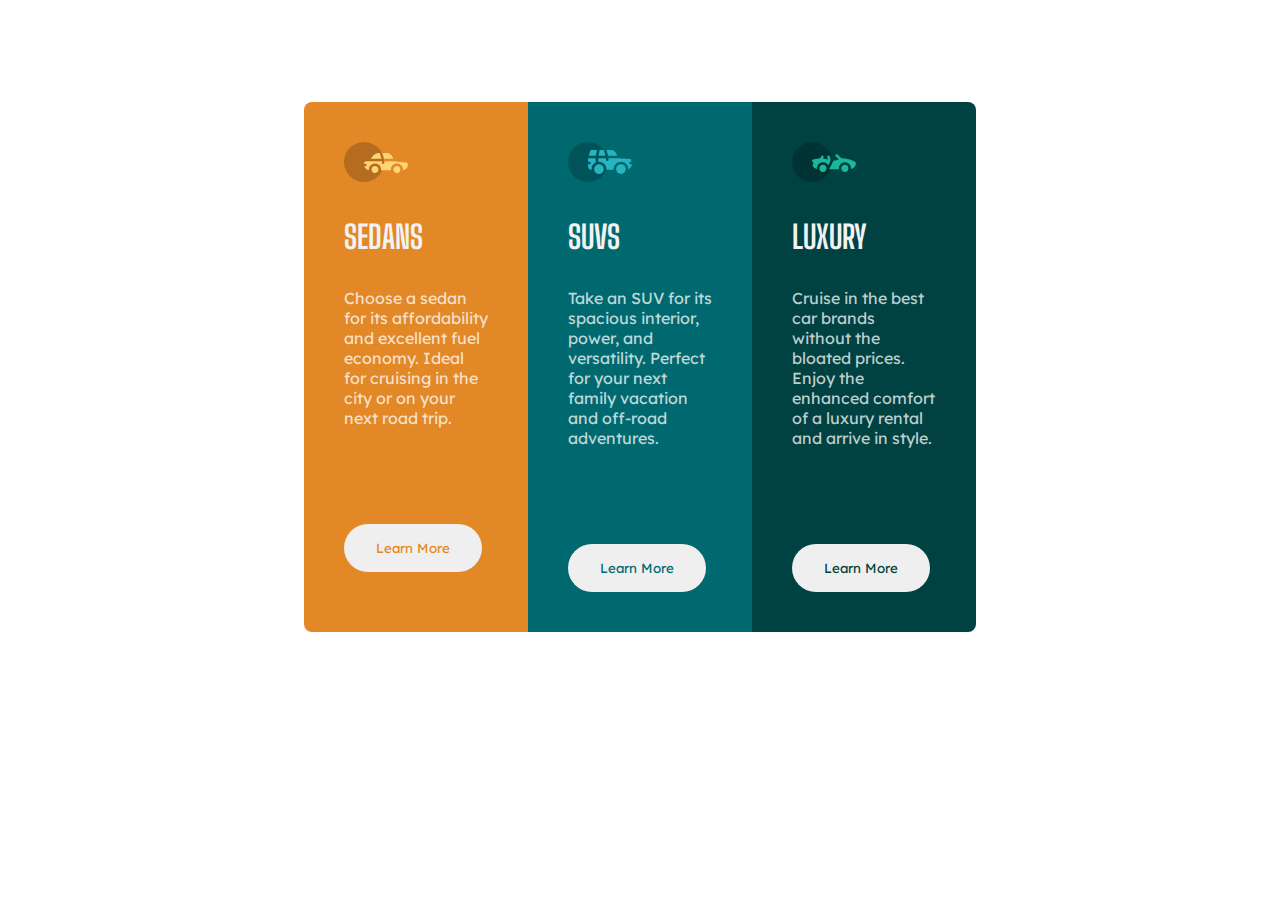
<file: 3-column-preview-card-component-main/index.html>
<!DOCTYPE html>
<html lang="en">
  <head>
    <meta charset="UTF-8" />
    <meta name="viewport" content="width=device-width, initial-scale=1.0" />
    <!-- displays site properly based on user's device -->

    <link
      rel="icon"
      type="image/png"
      sizes="32x32"
      href="./images/favicon-32x32.png"
    />

    <link rel="preconnect" href="https://fonts.googleapis.com" />
    <link rel="preconnect" href="https://fonts.gstatic.com" crossorigin />
    <link
      href="https://fonts.googleapis.com/css2?family=Big+Shoulders+Display:wght@700&family=Lexend+Deca&display=swap"
      rel="stylesheet"
    />

    <link rel="stylesheet" href="style.css" />

    <title>Frontend Mentor | 3-column preview card component</title>
  </head>
  <body>
    <div
      style="
        display: grid;
        grid-template-columns: 4fr 4fr 4fr;
        width: 52.5%;
        margin: 8% auto;
      "
    >
      <div
        class="col-1"
        style="
          background-color: hsl(31, 77%, 52%);
          padding: 2.5rem;
          border-radius: 0.5rem 0 0 0.5rem;
        "
      >
        <img src="images/icon-sedans.svg" alt="sedans" />
        <h1 style="font-family: 'Big Shoulders Display', cursive">SEDANS</h1>
        <p>
          Choose a sedan for its affordability and excellent fuel economy. Ideal
          for cruising in the city or on your next road trip.
        </p>
        <button style="color: hsl(31, 77%, 52%)">Learn More</button>
      </div>
      <div
        class="col-2"
        style="background-color: hsl(184, 100%, 22%); padding: 2.5rem"
      >
        <img src="images/icon-suvs.svg" alt="sedans" />
        <h1 style="font-family: 'Big Shoulders Display', cursive">SUVS</h1>
        <p>
          Take an SUV for its spacious interior, power, and versatility. Perfect
          for your next family vacation and off-road adventures.
        </p>
        <button style="color: hsl(184, 100%, 22%)">Learn More</button>
      </div>
      <div
        class="col-3"
        style="
          background-color: hsl(179, 100%, 13%);
          padding: 2.5rem;
          border-radius: 0rem 0.5rem 0.5rem 0rem;
        "
      >
        <img src="images/icon-luxury.svg" alt="sedans" />
        <h1 style="font-family: 'Big Shoulders Display', cursive">LUXURY</h1>
        <p>
          Cruise in the best car brands without the bloated prices. Enjoy the
          enhanced comfort of a luxury rental and arrive in style.
        </p>
        <button style="color: hsl(179, 100%, 13%)">Learn More</button>
      </div>
    </div>
  </body>
</html>
</file>
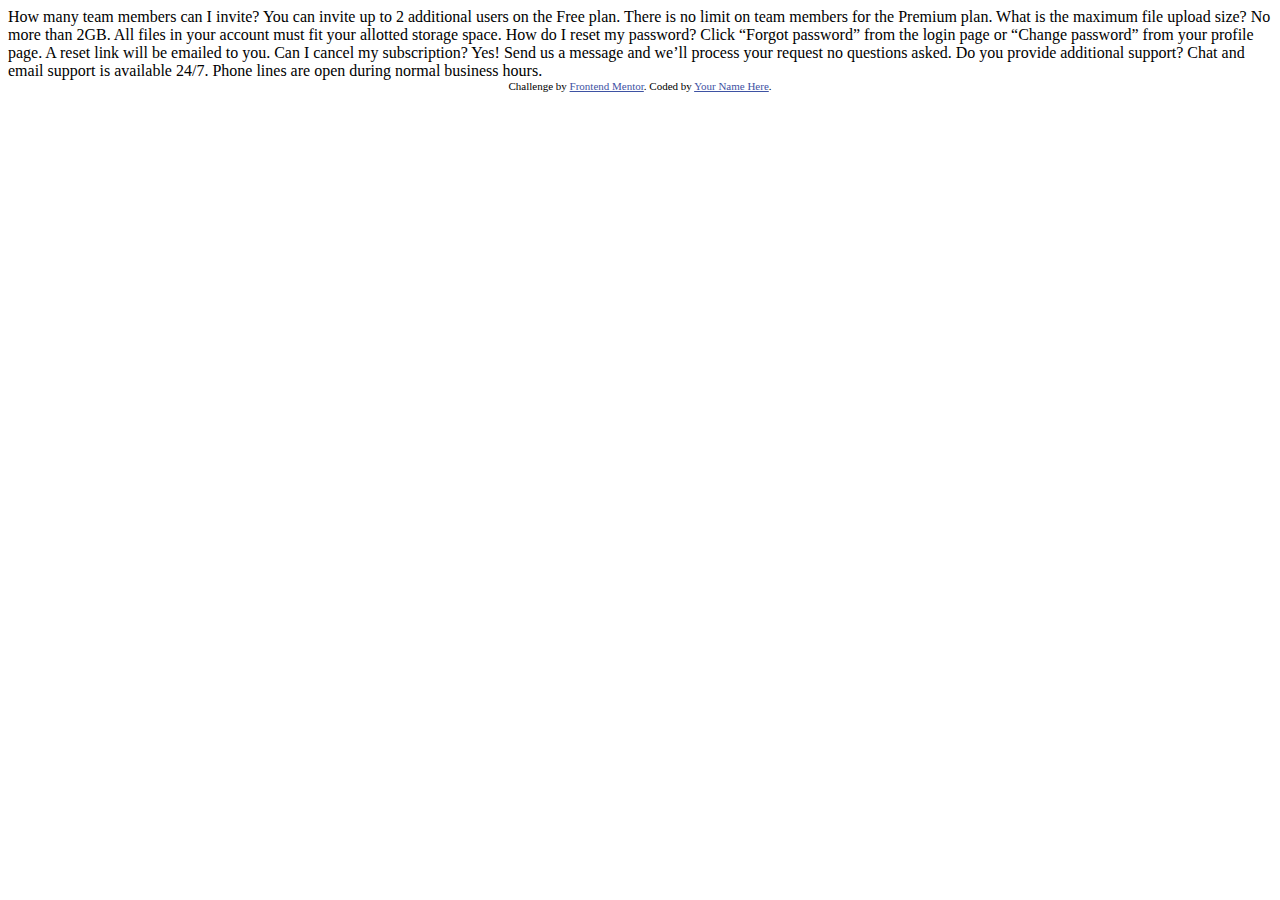
<file: faq-accordion-card-main/index.html>
<!DOCTYPE html>
<html lang="en">
<head>
  <meta charset="UTF-8">
  <meta name="viewport" content="width=device-width, initial-scale=1.0"> <!-- displays site properly based on user's device -->

  <link rel="icon" type="image/png" sizes="32x32" href="./images/favicon-32x32.png">
  
  <title>Frontend Mentor | FAQ Accordion Card</title>

  <!-- Feel free to remove these styles or customise in your own stylesheet 👍 -->
  <style>
    .attribution { font-size: 11px; text-align: center; }
    .attribution a { color: hsl(228, 45%, 44%); }
  </style>
</head>
<body>
  How many team members can I invite?
  You can invite up to 2 additional users on the Free plan. There is no limit on 
  team members for the Premium plan.

  What is the maximum file upload size?
  No more than 2GB. All files in your account must fit your allotted storage space.

  How do I reset my password?
  Click “Forgot password” from the login page or “Change password” from your profile page.
  A reset link will be emailed to you.

  Can I cancel my subscription?
  Yes! Send us a message and we’ll process your request no questions asked.

  Do you provide additional support?
  Chat and email support is available 24/7. Phone lines are open during normal business hours.

  <div class="attribution">
    Challenge by <a href="https://www.frontendmentor.io?ref=challenge" target="_blank">Frontend Mentor</a>. 
    Coded by <a href="#">Your Name Here</a>.
  </div>
</body>
</html>
</file>
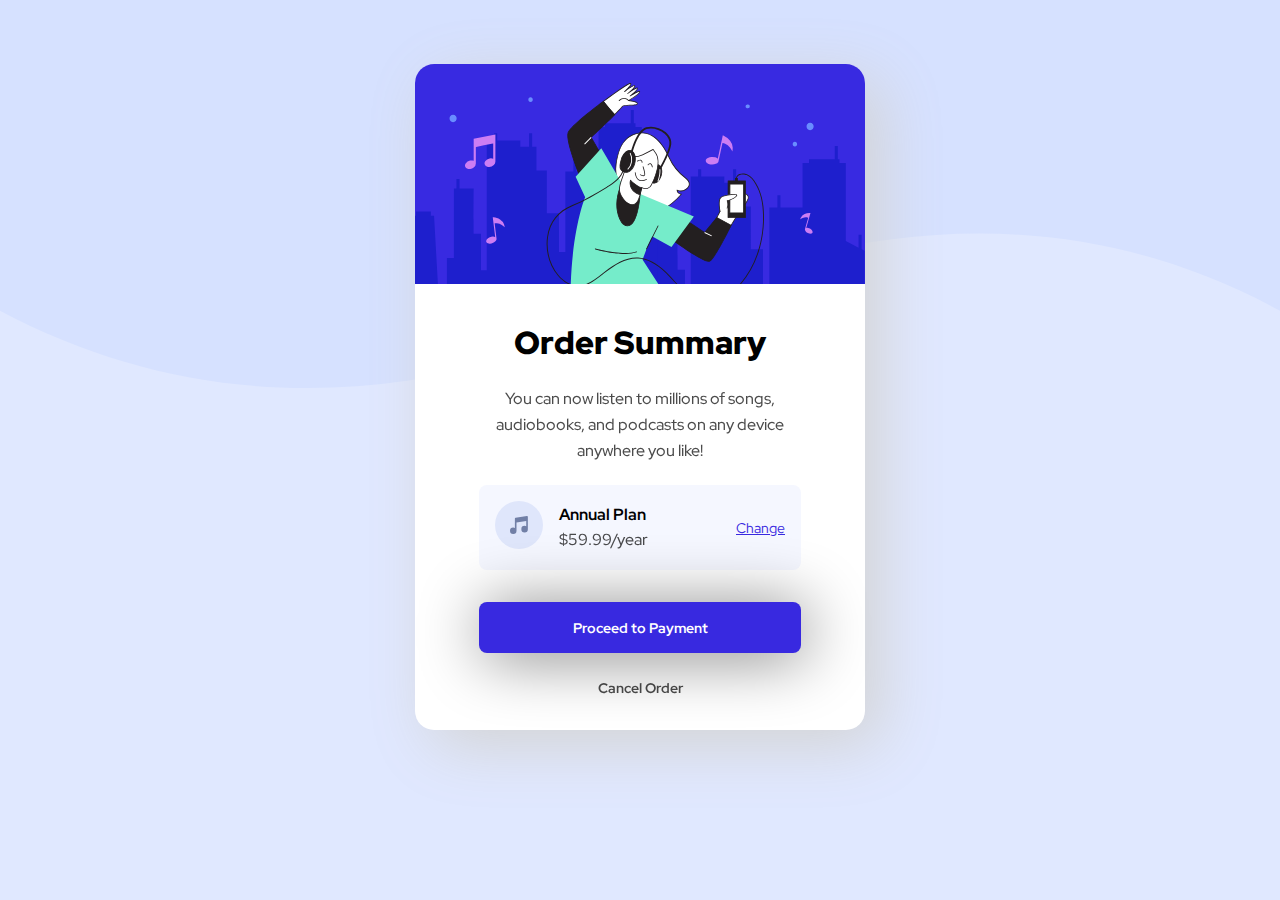
<file: order-summary-component-main/index.html>
<!DOCTYPE html>
<html lang="en">
  <head>
    <meta charset="UTF-8" />
    <meta name="viewport" content="width=device-width, initial-scale=1.0" />
    <!-- displays site properly based on user's device -->

    <link
      rel="icon"
      type="image/png"
      sizes="32x32"
      href="./images/favicon-32x32.png"
    />
    <link rel="stylesheet" href="styles.css" />

    <link rel="preconnect" href="https://fonts.googleapis.com" />
    <link rel="preconnect" href="https://fonts.gstatic.com" crossorigin />
    <link
      href="https://fonts.googleapis.com/css2?family=Red+Hat+Display:wght@500;700;900&display=swap"
      rel="stylesheet"
    />

    <title>Frontend Mentor | Order summary card</title>
  </head>
  <body>
    <img
      src="images/pattern-background-desktop.svg"
      alt="bg"
      style="width: 100%; position: absolute; z-index: -2"
    />

    <div class="container">
      <div class="grid-item">
        <div>
          <img
            src="images/illustration-hero.svg"
            alt="illustration-hero"
            style="border-radius: 1.2rem 1.2rem 0 0"
          />
        </div>
        <div style="padding: 2rem 4rem; text-align: center">
          <h1 style="margin-bottom: 1.5rem">Order Summary</h1>
          <p style="opacity: 0.7">You can now listen to millions of songs,</p>
          <p style="opacity: 0.7; margin: 0.3rem 0">
            audiobooks, and podcasts on any device
          </p>
          <p style="margin-bottom: 1.5rem; opacity: 0.7">anywhere you like!</p>
          <div class="plans">
            <div><img src="images/icon-music.svg" alt="icon-music" /></div>
            <div style="padding-left: 1rem">
              <p
                style="
                  font-weight: 700;
                  margin-bottom: 0.25rem;
                  text-align: left;
                "
              >
                Annual Plan
              </p>
              <p style="opacity: 0.7; text-align: left">$59.99/year</p>
            </div>
            <div>
              <a
                href="#"
                style="font-size: 0.9rem; color: hsl(245, 75%, 52%)"
                class="change-link"
                >Change</a
              >
            </div>
          </div>
          <div style="margin-bottom: 1.5rem">
            <button class="proceed-button">Proceed to Payment</button>
          </div>
          <div>
            <a
              href="#"
              style="
                opacity: 0.7;
                font-weight: 700;
                text-decoration: none;
                color: black;
                font-size: 0.9rem;
              "
              >Cancel Order</a
            >
          </div>
        </div>
      </div>
    </div>
  </body>
</html>
</file>
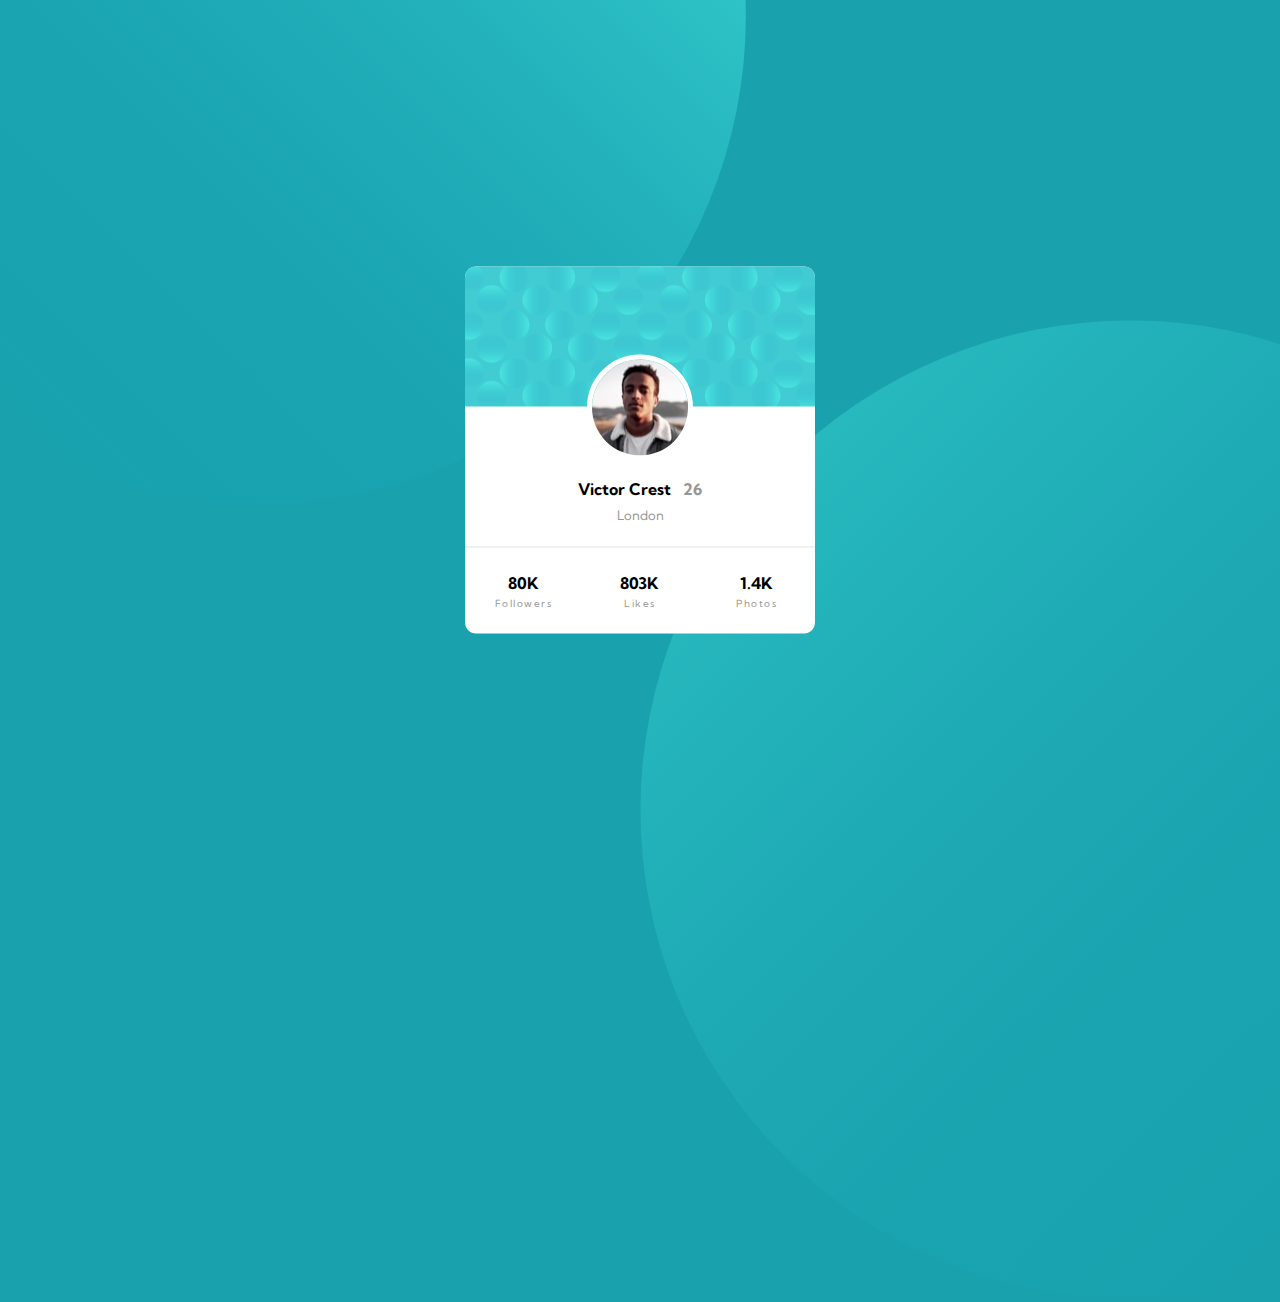
<file: profile-card-component-main/index.html>
<!DOCTYPE html>
<html lang="en">
  <head>
    <meta charset="UTF-8" />
    <meta name="viewport" content="width=device-width, initial-scale=1.0" />
    <!-- displays site properly based on user's device -->

    <link
      rel="icon"
      type="image/png"
      sizes="32x32"
      href="./images/favicon-32x32.png"
    />

    <link rel="preconnect" href="https://fonts.googleapis.com" />
    <link rel="preconnect" href="https://fonts.gstatic.com" crossorigin />
    <link
      href="https://fonts.googleapis.com/css2?family=Kumbh+Sans:wght@400;700&display=swap"
      rel="stylesheet"
    />

    <link rel="stylesheet" href="style.css" />

    <title>Frontend Mentor | Profile card component</title>
  </head>
  <body>
    <div style="position: absolute">
      <svg width="978" height="978" xmlns="http://www.w3.org/2000/svg">
        <defs>
          <linearGradient x1="50%" y1=".779%" x2="50%" y2="100%" id="a">
            <stop stop-color="#0989B4" stop-opacity="0" offset="0%" />
            <stop stop-color="#53FFEE" offset="99.94%" />
          </linearGradient>
        </defs>
        <ellipse
          fill="url(#a)"
          transform="rotate(-135 275 300)"
          cx="489"
          cy="489"
          rx="489"
          ry="488"
          fill-rule="evenodd"
          opacity=".5"
        />
      </svg>
    </div>

    <div style="position: absolute; margin: 25% 0 0 50%">
      <svg width="978" height="978" xmlns="http://www.w3.org/2000/svg">
        <defs>
          <linearGradient x1="50%" y1=".779%" x2="50%" y2="100%" id="a">
            <stop stop-color="#0989B4" stop-opacity="0" offset="0%" />
            <stop stop-color="#53FFEE" offset="99.94%" />
          </linearGradient>
        </defs>
        <ellipse
          fill="url(#a)"
          transform="scale(1 -1) rotate(45 1669.55 0)"
          cx="489"
          cy="489"
          rx="489"
          ry="488"
          fill-rule="evenodd"
          opacity=".25"
        />
      </svg>
    </div>

    <div
      style="
        width: 350px;
        text-align: center;
        background-color: white;
        border-radius: 0.7rem;
        position: absolute;
        top: 50%;
        left: 50%;
        transform: translate(-50%, -50%);
      "
    >
      <div
        style="
          background-image: url(images/bg-pattern-card.svg);
          height: 140px;
          width: 350px;
          border-radius: 0.7rem 0.7rem 0 0;
        "
      >
        <img
          src="images/image-victor.jpg"
          alt="profile-image"
          style="
            border-radius: 50%;
            border: 5px solid white;
            margin: 5.5rem 0 0 0;
          "
        />
      </div>

      <div style="margin: 4.5rem 0 0 0">
        <b
          >Victor Crest
          <span style="color: hsl(0, 0%, 59%); margin: 0 0 0 0.5rem"
            >26</span
          ></b
        >
        <p
          style="color: hsl(0, 0%, 59%); font-size: small; margin: 0.5rem 0 0 0"
        >
          London
        </p>
      </div>

      <hr style="opacity: 0.3; margin: 1.5rem 0" />

      <div
        style="
          display: grid;
          grid-template-columns: 4fr 4fr 4fr;
          padding: 0 0 1.5rem 0;
        "
      >
        <div class="col-1">
          <b>80K</b>
          <p
            style="
              color: hsl(0, 0%, 59%);
              font-size: x-small;
              letter-spacing: 1.5px;
              margin: 0.25rem 0 0 0;
            "
          >
            Followers
          </p>
        </div>
        <div class="col-2">
          <b>803K</b>
          <p
            style="
              color: hsl(0, 0%, 59%);
              font-size: x-small;
              letter-spacing: 1.5px;
              margin: 0.25rem 0 0 0;
            "
          >
            Likes
          </p>
        </div>
        <div class="col-3">
          <b>1.4K</b>
          <p
            style="
              color: hsl(0, 0%, 59%);
              font-size: x-small;
              letter-spacing: 1.5px;
              margin: 0.25rem 0 0 0;
            "
          >
            Photos
          </p>
        </div>
      </div>
    </div>
  </body>
</html>
</file>
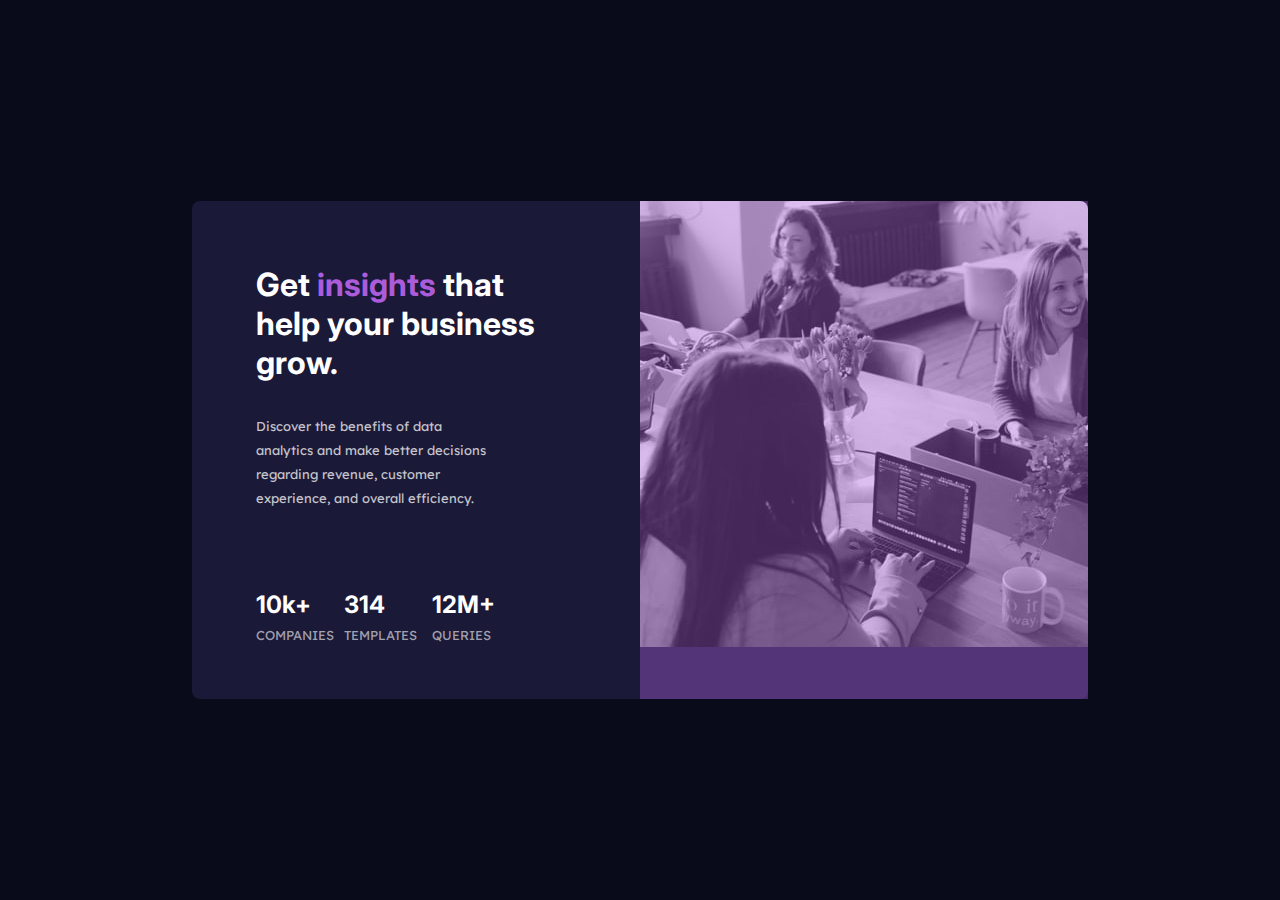
<file: stats-preview-card-component-main/index.html>
<!DOCTYPE html>
<html lang="en">
  <head>
    <meta charset="UTF-8" />
    <meta name="viewport" content="width=device-width, initial-scale=1.0" />
    <!-- displays site properly based on user's device -->

    <link
      rel="icon"
      type="image/png"
      sizes="32x32"
      href="./images/favicon-32x32.png"
    />

    <link rel="preconnect" href="https://fonts.googleapis.com" />
    <link rel="preconnect" href="https://fonts.gstatic.com" crossorigin />
    <link
      href="https://fonts.googleapis.com/css2?family=Inter:wght@400;700&display=swap"
      rel="stylesheet"
    />
    <link
      href="https://fonts.googleapis.com/css2?family=Inter:wght@400;700&family=Lexend+Deca&display=swap"
      rel="stylesheet"
    />

    <link rel="stylesheet" href="style.css" />

    <title>Frontend Mentor | Stats preview card component</title>
  </head>
  <body>
    <div
      style="
        background-color: hsl(244, 38%, 16%);
        display: grid;
        grid-template-columns: 6fr 6fr;
        width: 70%;
        border-radius: 0.5rem;
        position: absolute;
        top: 50%;
        left: 50%;
        transform: translate(-50%, -50%);
      "
    >
      <div class="col-1" style="padding: 4rem 4.5rem 0 4rem">
        <h1>
          Get <span style="color: hsl(277, 64%, 61%)">insights</span> that help
          your business grow.
        </h1>
        <p
          style="
            color: hsla(0, 0%, 100%, 0.75);
            font-family: 'Lexend Deca', sans-serif;
            margin: 2rem 0 5rem;
            font-size: small;
            line-height: 1.5rem;
            padding: 0 5rem 0 0;
          "
        >
          Discover the benefits of data analytics and make better decisions
          regarding revenue, customer experience, and overall efficiency.
        </p>
        <div
          style="
            display: grid;
            grid-template-columns: 4fr 4fr 4fr;
            padding: 0 3rem 3.5rem 0;
          "
        >
          <div class="inner-col-1">
            <b style="font-family: Inter, sans-serif; font-size: 1.5rem"
              >10k+</b
            >
            <p
              style="
                color: hsla(0, 0%, 100%, 0.6);
                font-family: 'Lexend Deca', sans-serif;
                font-size: small;
                margin: 0.5rem 0 0 0;
              "
            >
              COMPANIES
            </p>
          </div>
          <div class="inner-col-2">
            <b style="font-family: Inter, sans-serif; font-size: 1.5rem">314</b>
            <p
              style="
                color: hsla(0, 0%, 100%, 0.6);
                font-family: 'Lexend Deca', sans-serif;
                font-size: small;
                margin: 0.5rem 0 0 0;
              "
            >
              TEMPLATES
            </p>
          </div>
          <div class="inner-col-3">
            <b style="font-family: Inter, sans-serif; font-size: 1.5rem"
              >12M+</b
            >
            <p
              style="
                color: hsla(0, 0%, 100%, 0.6);
                font-family: 'Lexend Deca', sans-serif;
                font-size: small;
                margin: 0.5rem 0 0 0;
              "
            >
              QUERIES
            </p>
          </div>
        </div>
      </div>
      <div class="col-2">
        <div class="overlay"></div>
      </div>
    </div>
  </body>
</html>
</file>
<file: 3-column-preview-card-component-main/style.css>
* {
  margin: 0;
}

p {
  font-family: "Lexend Deca", sans-serif;
  color: hsla(0, 0%, 100%, 0.75);
  margin: 2rem 0;
}

h1 {
  color: hsl(0, 0%, 95%);
  margin: 2rem 0;
}

button {
  margin: 4rem 0 0 0;
  padding: 1rem 2rem;
  border-radius: 2rem;
  outline: none;
  border: none;
  font-family: "Lexend Deca", sans-serif;
}
</file>
<file: order-summary-component-main/styles.css>
* {
  margin: 0;
  font-family: "Red Hat Display", sans-serif;
}

body {
  background-color: hsl(225, 100%, 94%);
}

h1 {
  font-weight: 900;
}

p {
  font-weight: 500;
}

.container {
  display: grid;
  grid-template-columns: auto;
  align-items: center;
  justify-items: center;
  padding: 5% 0;
}

.grid-item {
  background-color: white;
  border-radius: 1.2rem;
  box-shadow: 1rem 1rem 4rem lightgrey;
}

.plans {
  display: grid;
  grid-template-columns: auto 6fr auto;
  align-items: center;
  margin-bottom: 2rem;
  background-color: hsl(225, 100%, 98%);
  padding: 1rem;
  border-radius: 0.5rem;
}

.proceed-button {
  width: 100%;
  padding: 1rem 2rem;
  border-radius: 0.5rem;
  background-color: hsl(245, 75%, 52%);
  color: white;
  border: none;
  box-shadow: 0.25rem 0.25rem 4rem grey;
  font-weight: 700;
  font-size: 0.9rem;
}

.proceed-button:hover {
  background-color: hsl(223, 47%, 23%);
  cursor: pointer;
}

.change-link:hover {
  text-decoration: none;
}
</file>
<file: profile-card-component-main/style.css>
* {
  font-family: "Kumbh Sans", sans-serif;
  margin: 0;
}

body {
  background-color: hsl(185, 75%, 39%);
  overflow: hidden;
}
</file>
<file: stats-preview-card-component-main/style.css>
* {
  margin: 0;
}

body {
  background-color: hsl(233, 47%, 7%);
  color: white;
}

h1 {
  font-family: "Inter", sans-serif;
}

.col-2 {
  border-radius: 0 0.5rem 0.5rem 0;
  background-image: url(images/image-header-desktop.jpg);
  background-repeat: no-repeat;
}

.overlay {
  background-color: hsl(277, 64%, 61%);
  width: 100%;
  height: 100%;
  opacity: 0.4;
  filter: contrast(-10);
}
</file>
